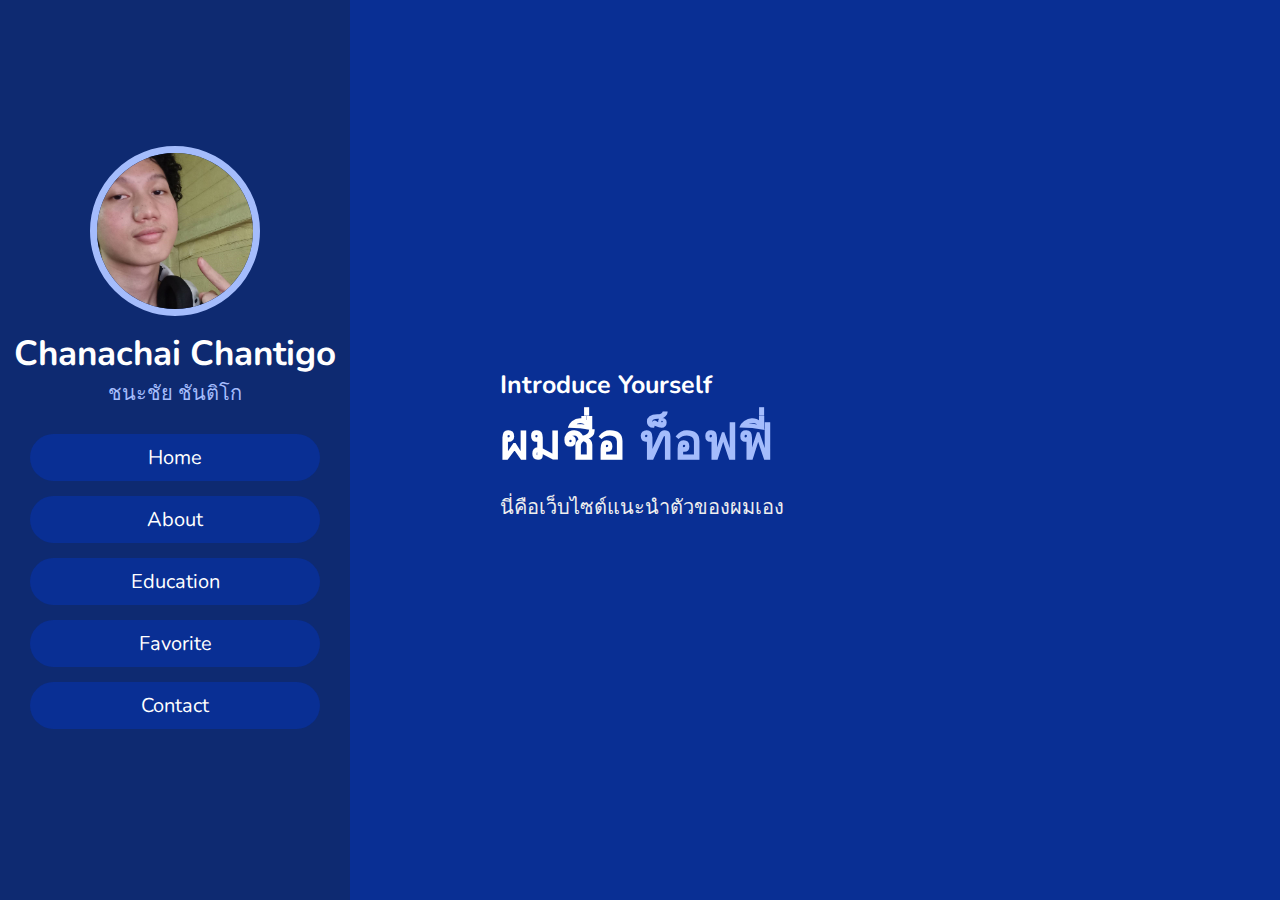
<file: Index.html>
<!DOCTYPE html>
<html lang="en">
<head>
    <meta charset="UTF-8">
    <meta name="viewport" content="width=device-width, initial-scale=1.0">
    <title>Introduce Yourself</title>

    <link rel="stylesheet" href="Styles.css">

</head>
<body>

<header>

    <div class="user">
        <img src="Images/me.jpg" alt="">
        <h3 class="name">Chanachai Chantigo</h3>
        <p class="post">ชนะชัย ชันติโก</p>
    </div>

    <nav class="navbar">
        <ul>
            <li><a href="index.html">Home</a></li>
            <li><a href="about.html">About</a></li>
            <li><a href="education.html">Education</a></li>
            <li><a href="favorite.html">Favorite</a></li>
            <li><a href="contract.html">Contact</a></li>
        </ul>
    </nav>

</header>

<div id="menu" class="fas fa-bars"></div>
<section class="home" id="home">

    <h3>Introduce Yourself</h3>
    <h1>ผมชื่อ <span>ท็อฟฟี่</span></h1>
    <p>นี่คือเว็บไซต์แนะนำตัวของผมเอง
    </p>

</section>
</file>
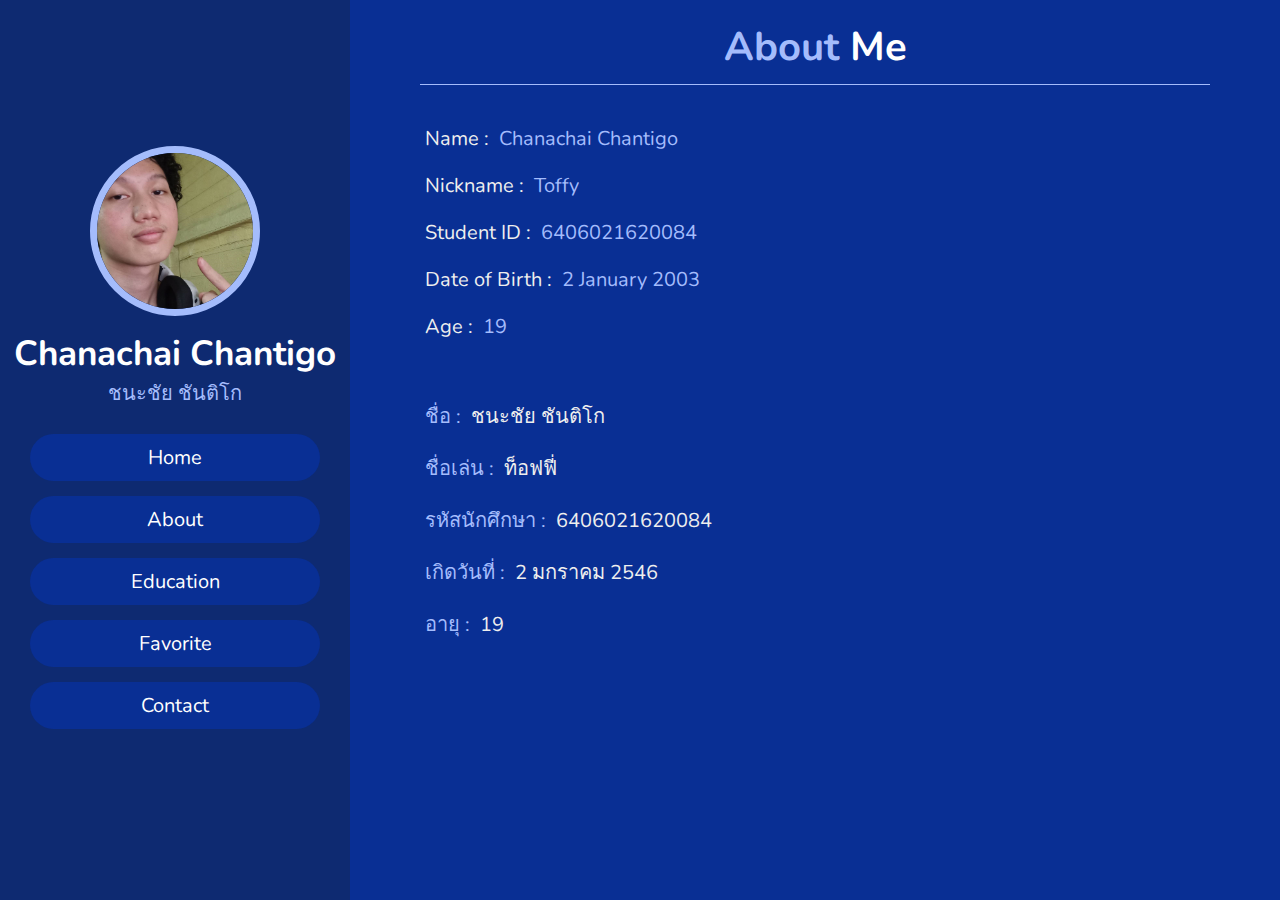
<file: about.html>
<!DOCTYPE html>
<html lang="en">
<head>
    <meta charset="UTF-8">
    <meta name="viewport" content="width=device-width, initial-scale=1.0">
    <title>About Me</title>

    <link rel="stylesheet" href="Styles.css">

</head>
<body>

<header>

    <div class="user">
        <img src="Images/me.jpg" alt="">
        <h3 class="name">Chanachai Chantigo</h3>
        <p class="post">ชนะชัย ชันติโก</p>
    </div>

    <nav class="navbar">
        <ul>
            <li><a href="index.html">Home</a></li>
            <li><a href="about.html">About</a></li>
            <li><a href="education.html">Education</a></li>
            <li><a href="favorite.html">Favorite</a></li>
            <li><a href="contract.html">Contact</a></li>
        </ul>
    </nav>

</header>

<section class="about" id="about">

    <h1 class="heading"> <span>About</span> Me </h1>
    
    <div class="row">
    
        <div class="info">
            <h3> <span> Name : </span> Chanachai Chantigo </h3>
            <h3> <span> Nickname : </span> Toffy </h3>
            <h3> <span> Student ID : </span> 6406021620084 </h3>
            <h3> <span> Date of Birth : </span> 2 January 2003 </h3>
            <h3> <span> Age : </span> 19 </h3>
        </div>

        <div class="info2">
            <h3> <span> ชื่อ : </span> ชนะชัย ชันติโก </h3>
            <h3> <span> ชื่อเล่น : </span> ท็อฟฟี่ </h3>
            <h3> <span> รหัสนักศึกษา : </span> 6406021620084 </h3>
            <h3> <span> เกิดวันที่ : </span> 2 มกราคม 2546 </h3>
            <h3> <span> อายุ : </span> 19 </h3>
        </div>
    
    </div>
    
    </section>
</file>
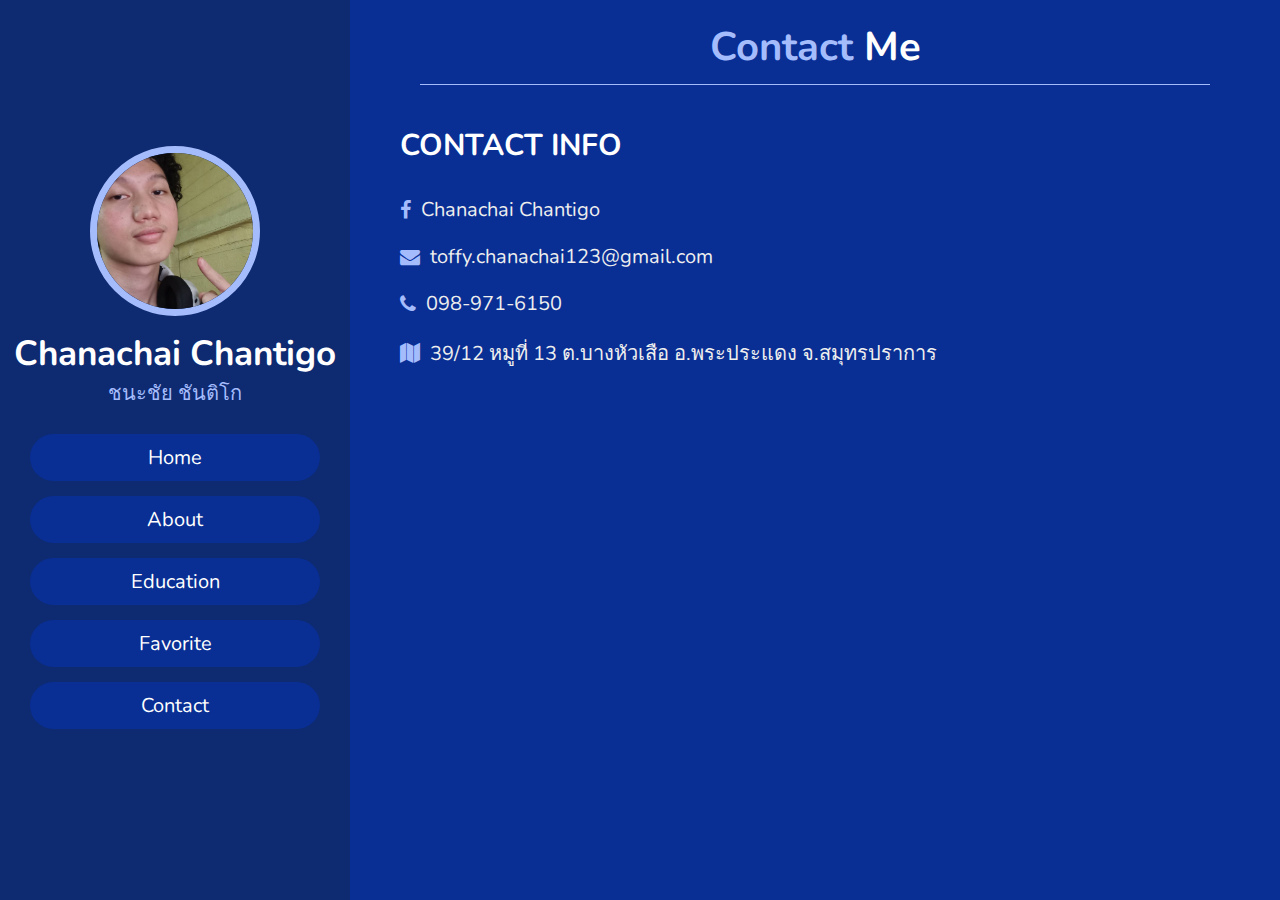
<file: contract.html>
<!DOCTYPE html>
<html lang="en">
<head>
    <meta charset="UTF-8">
    <meta name="viewport" content="width=device-width, initial-scale=1.0">
    <title>Contact Me</title>

    <link rel="stylesheet" href="https://cdnjs.cloudflare.com/ajax/libs/font-awesome/4.7.0/css/font-awesome.min.css">
    <link rel="stylesheet" href="Styles.css">

</head>
<body>

<header>

    <div class="user">
        <img src="Images/me.jpg" alt="">
        <h3 class="name">Chanachai Chantigo</h3>
        <p class="post">ชนะชัย ชันติโก</p>
    </div>

    <nav class="navbar">
        <ul>
            <li><a href="index.html">Home</a></li>
            <li><a href="about.html">About</a></li>
            <li><a href="education.html">Education</a></li>
            <li><a href="favorite.html">Favorite</a></li>
            <li><a href="contract.html">Contact</a></li>
        </ul>
    </nav>

</header>

<section class="contact" id="contact">

    <h1 class="heading"> <span>Contact</span> Me </h1>
    
    <div class="row">
    
        <div class="content">
    
            <h3 class="title">contact info</h3>
    
            <div class="info">
                <h3> <a href="#" class="facebook"></a><i class="fa fa-facebook"></i></a> Chanachai Chantigo </h3>
                <h3> <a href="#" class="mail"></a><i class="fa fa-envelope"></i></a> toffy.chanachai123@gmail.com </h3>
                <h3> <a href="#" class="phone"></a><i class="fa fa-phone"></i></a> 098-971-6150 </h3>
                <h3> <a href="#" class="map"></a><i class="fa fa-map"></i></a> 39/12 หมูที่ 13 ต.บางหัวเสือ อ.พระประแดง จ.สมุทรปราการ </h3>
            </div>
    
        </div>

    </div>
    
</section>
</body>
</html>
</file>
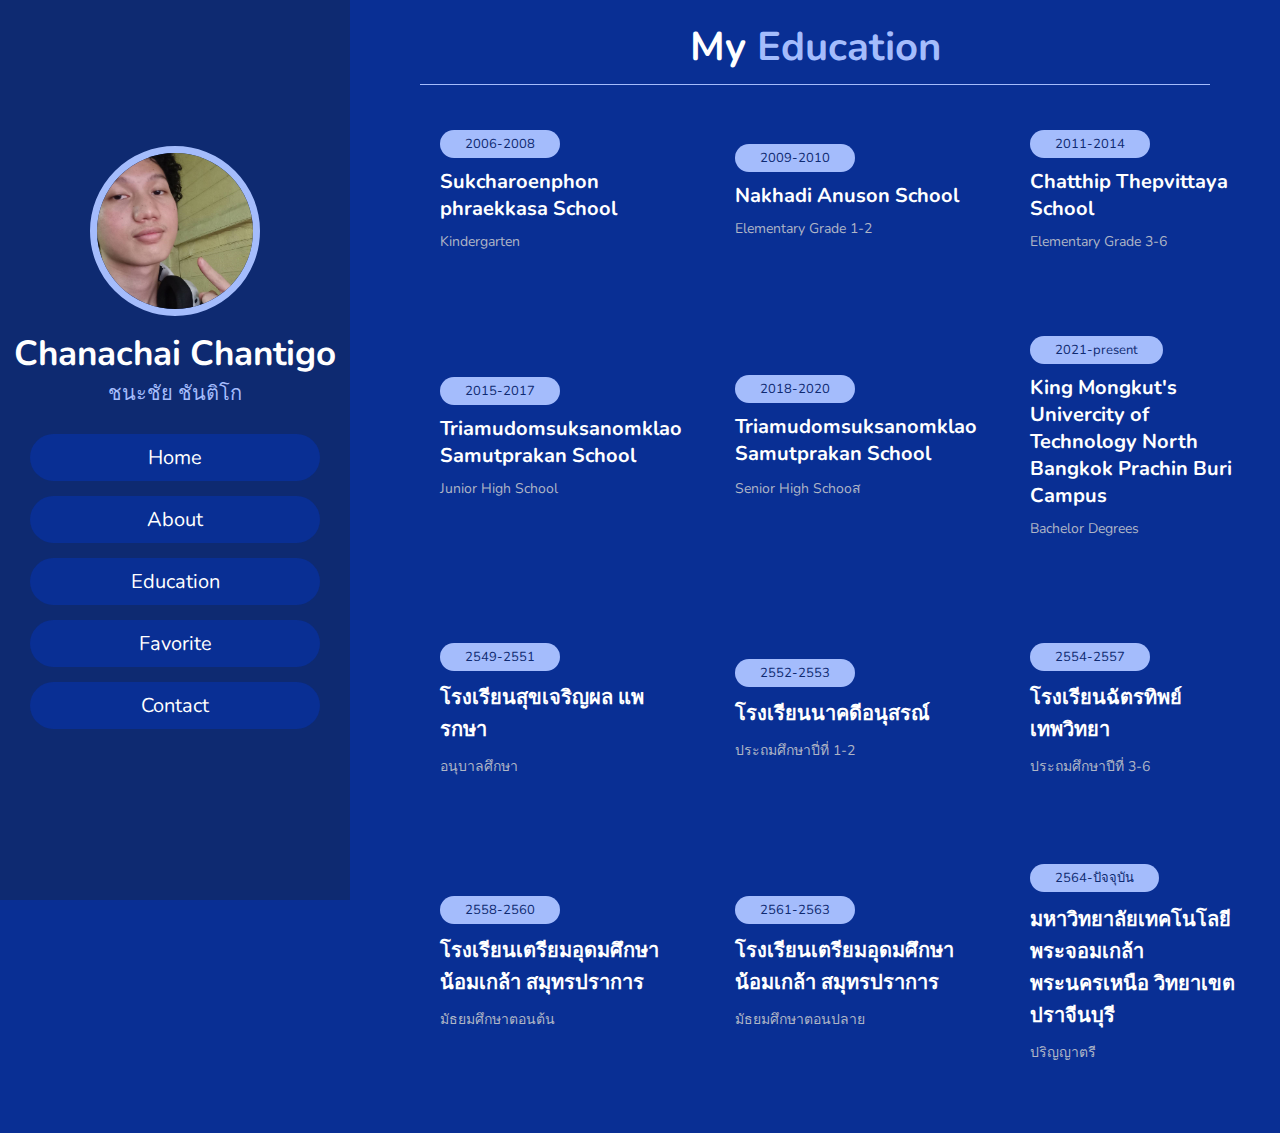
<file: education.html>
<!DOCTYPE html>
<html lang="en">
<head>
    <meta charset="UTF-8">
    <meta name="viewport" content="width=device-width, initial-scale=1.0">
    <title>Education</title>

    <link rel="stylesheet" href="Styles.css">

</head>
<body>

<header>

    <div class="user">
        <img src="Images/me.jpg" alt="">
        <h3 class="name">Chanachai Chantigo</h3>
        <p class="post">ชนะชัย ชันติโก</p>
    </div>

    <nav class="navbar">
        <ul>
            <li><a href="index.html">Home</a></li>
            <li><a href="about.html">About</a></li>
            <li><a href="education.html">Education</a></li>
            <li><a href="favorite.html">Favorite</a></li>
            <li><a href="contract.html">Contact</a></li>
        </ul>
    </nav>

</header>

<section class="education" id="education">

<h1 class="heading"> My <span>Education</span> </h1>

<div class="box-container">

    <div class="box">
        <span>2006-2008</span>
        <h3>Sukcharoenphon phraekkasa School</h3>
        <p>Kindergarten</p>
    </div>

    <div class="box">
        <span>2009-2010</span>
        <h3>Nakhadi Anuson School</h3>
        <p>Elementary Grade 1-2</p>
    </div>

    <div class="box">
        <span>2011-2014</span>
        <h3>Chatthip Thepvittaya School</h3>
        <p>Elementary Grade 3-6</p>
    </div>

    <div class="box">
        <span>2015-2017</span>
        <h3>Triamudomsuksanomklao Samutprakan School</h3>
        <p>Junior High School</p>
    </div>

    <div class="box">
        <span>2018-2020</span>
        <h3>Triamudomsuksanomklao Samutprakan School</h3>
        <p>Senior High Schooส</p>
    </div>

    <div class="box">
        <span>2021-present</span>
        <h3>King Mongkut's Univercity of Technology North Bangkok Prachin Buri Campus</h3>
        <p>Bachelor Degrees</p>
    </div>

</div>

<div class="box-container">
    <div class="box2">
        <span>2549-2551</span>
        <h3>โรงเรียนสุขเจริญผล แพรกษา</h3>
        <p>อนุบาลศึกษา</p>
    </div>

    <div class="box2">
        <span>2552-2553</span>
        <h3>โรงเรียนนาคดีอนุสรณ์</h3>
        <p>ประถมศึกษาปี่ที่ 1-2</p>
    </div>

    <div class="box2">
        <span>2554-2557</span>
        <h3>โรงเรียนฉัตรทิพย์เทพวิทยา</h3>
        <p>ประถมศึกษาปีที่ 3-6</p>
    </div>

    <div class="box2">
        <span>2558-2560</span>
        <h3>โรงเรียนเตรียมอุดมศึกษาน้อมเกล้า สมุทรปราการ</h3>
        <p>มัธยมศึกษาตอนต้น</p>
    </div>

    <div class="box2">
        <span>2561-2563</span>
        <h3>โรงเรียนเตรียมอุดมศึกษาน้อมเกล้า สมุทรปราการ</h3>
        <p>มัธยมศึกษาตอนปลาย</p>
    </div>

    <div class="box2">
        <span>2564-ปัจจุบัน</span>
        <h3> มหาวิทยาลัยเทคโนโลยีพระจอมเกล้าพระนครเหนือ วิทยาเขตปราจีนบุรี</h3>
        <p>ปริญญาตรี</p>
    </div>

</div>

</section>
    
    </section>
</file>
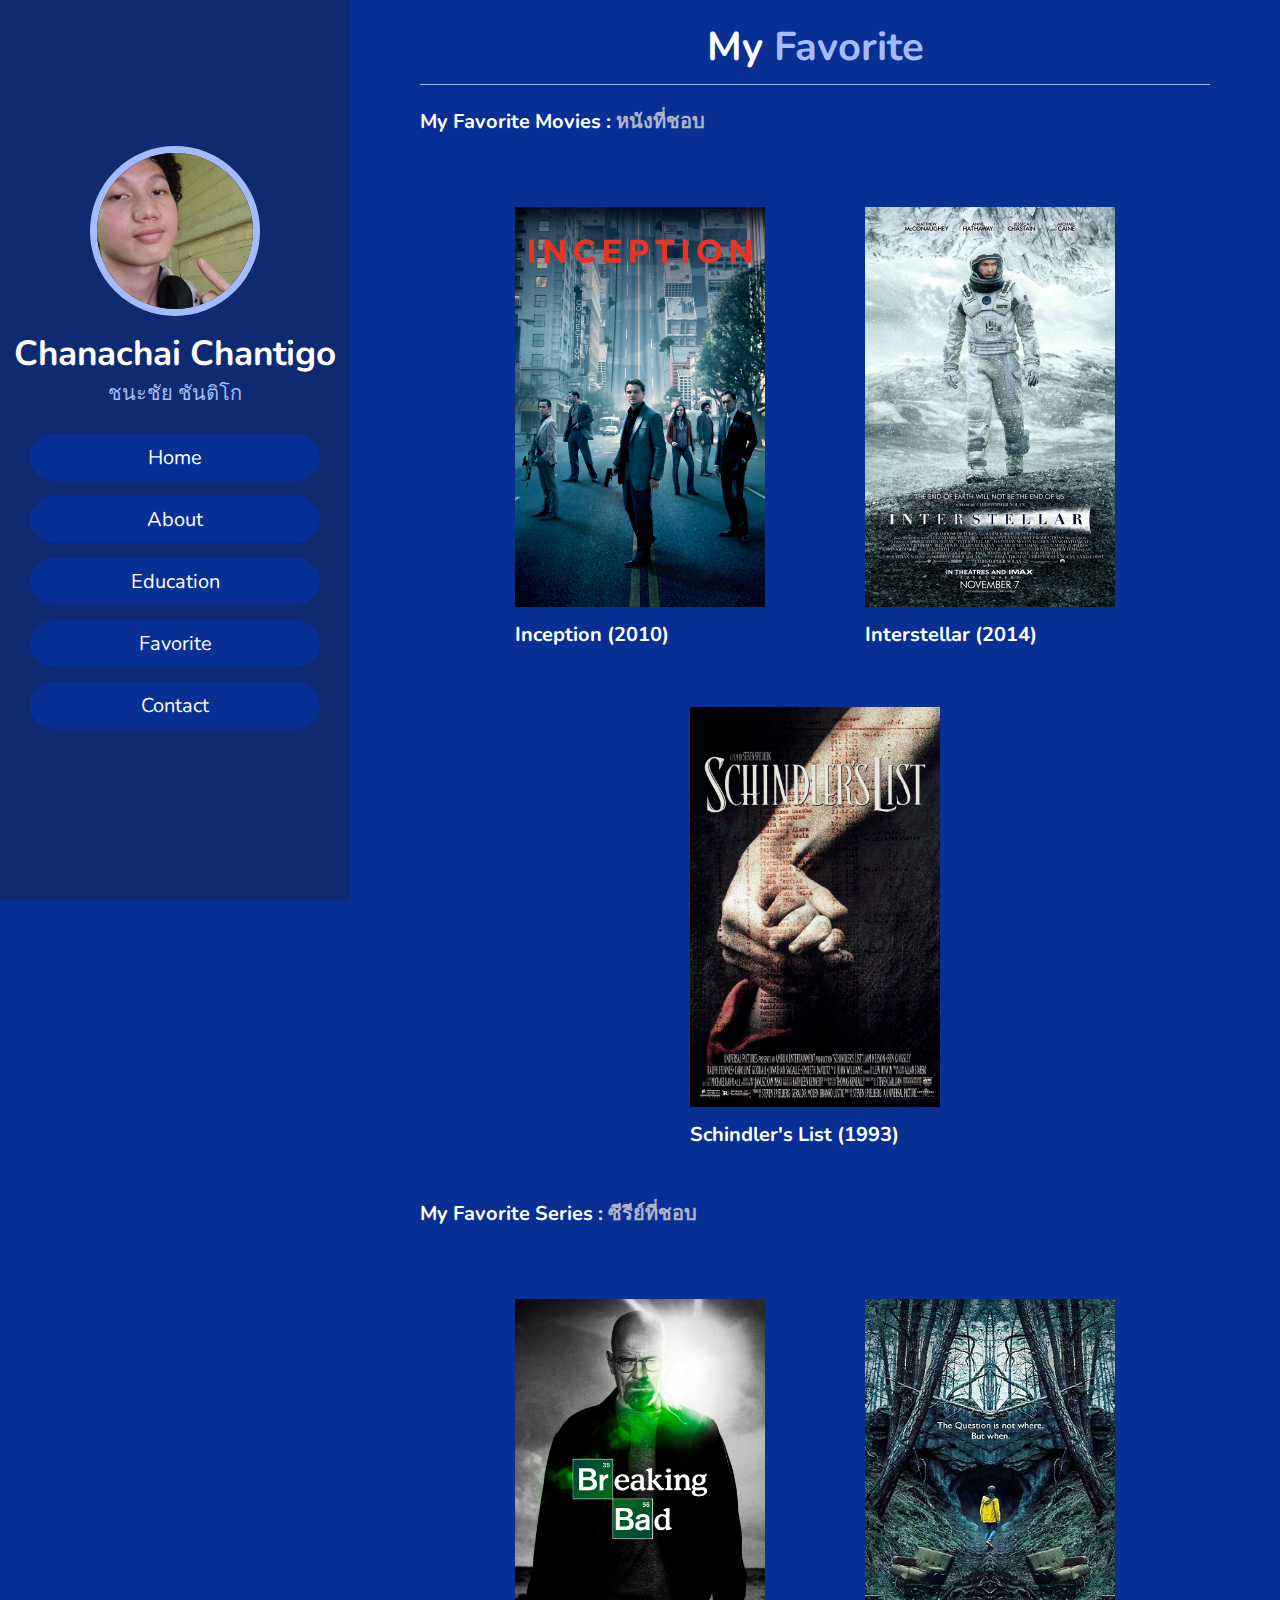
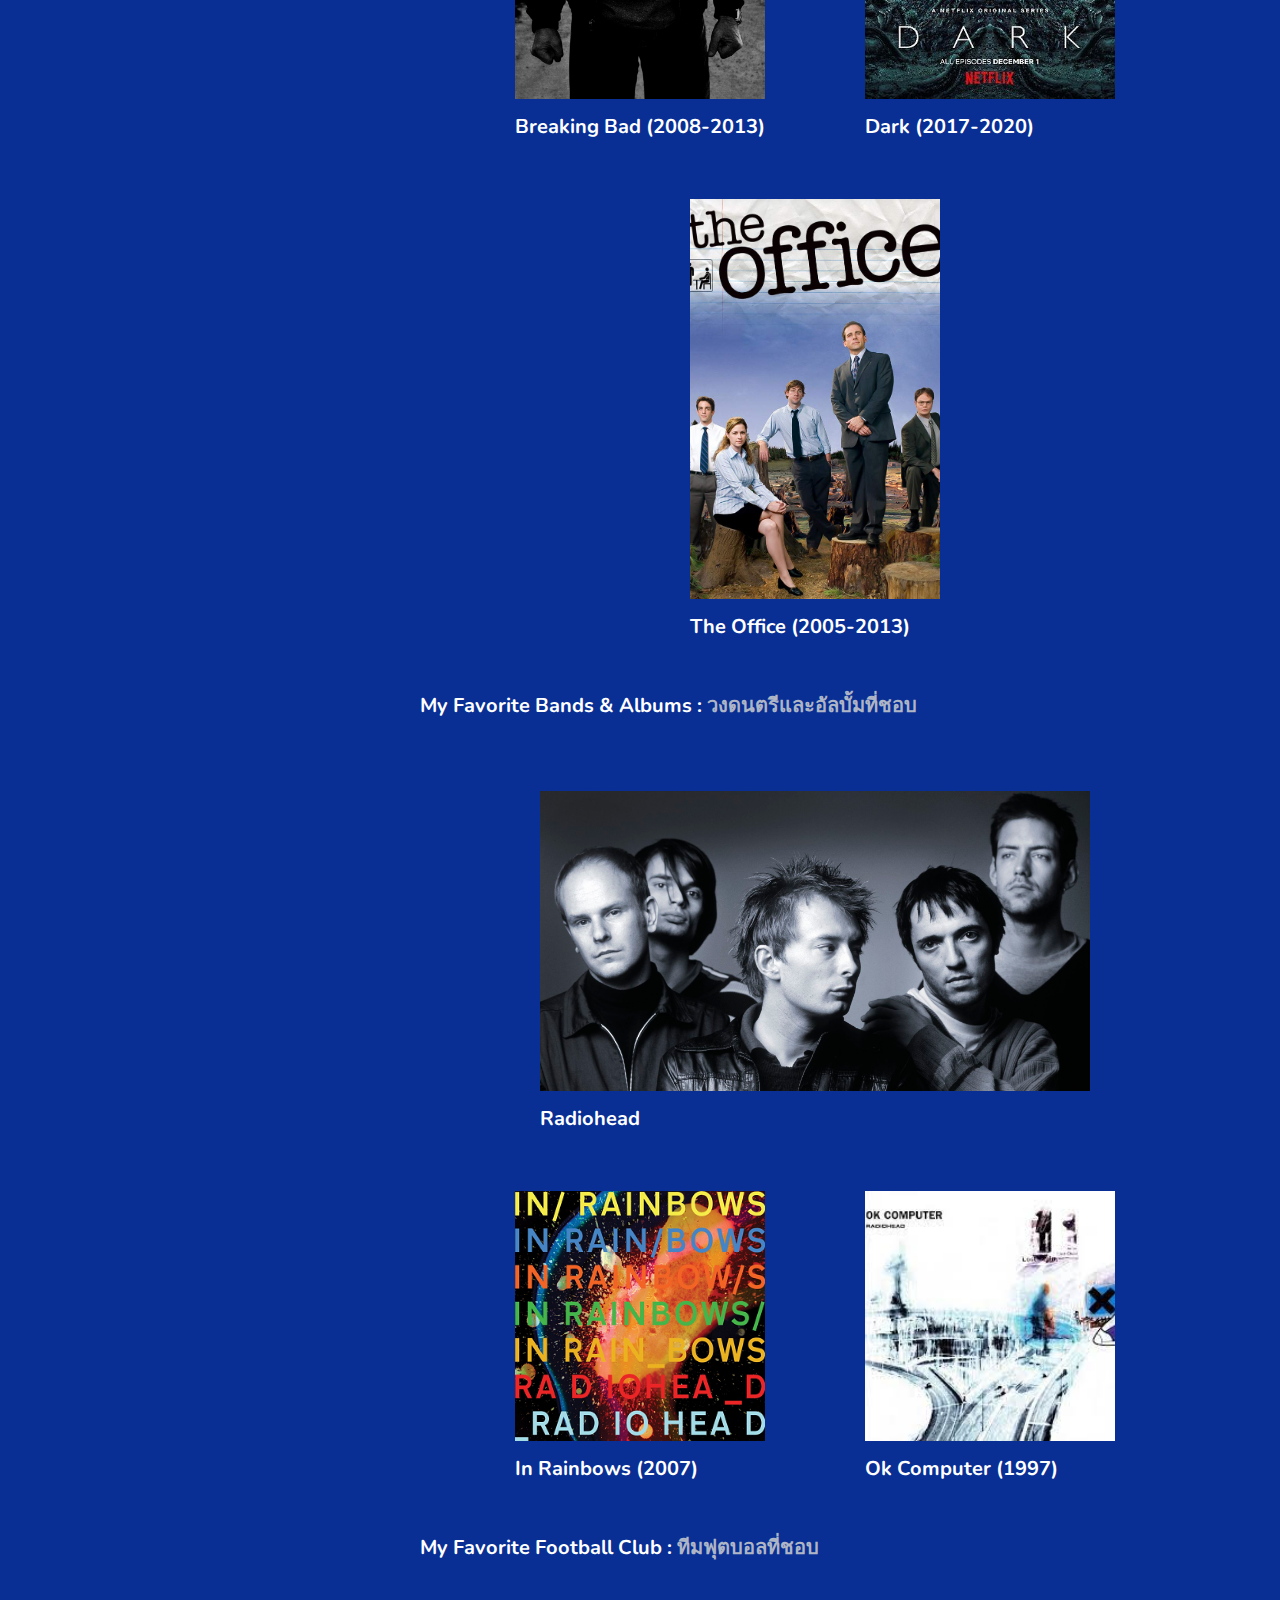
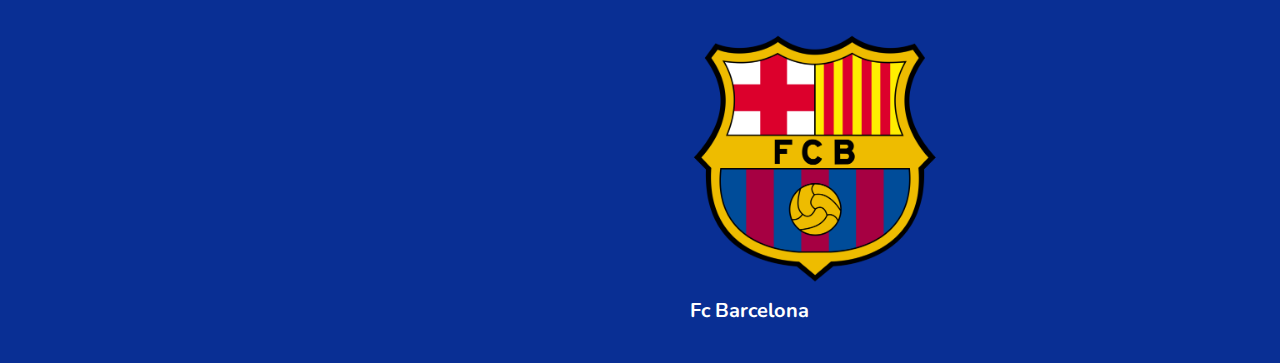
<file: favorite.html>
<!DOCTYPE html>
<html lang="en">
<head>
    <meta charset="UTF-8">
    <meta name="viewport" content="width=device-width, initial-scale=1.0">
    <title>My Favorite</title>

    <link rel="stylesheet" href="Styles.css">

</head>
<body>

<header>

    <div class="user">
        <img src="Images/me.jpg" alt="">
        <h3 class="name">Chanachai Chantigo</h3>
        <p class="post">ชนะชัย ชันติโก</p>
    </div>

    <nav class="navbar">
        <ul>
            <li><a href="index.html">Home</a></li>
            <li><a href="about.html">About</a></li>
            <li><a href="education.html">Education</a></li>
            <li><a href="favorite.html">Favorite</a></li>
            <li><a href="contract.html">Contact</a></li>
        </ul>
    </nav>

</header>

<section class="favorite" id="favorite">

    <h1 class="heading"> My <span> Favorite </span> </h1>
    
    <h4>My Favorite Movies : <span> หนังที่ชอบ </sapn></h4>
    <div class="box-container">
    
        <div class="box">
            
            <img src="Images/inception.jpg" alt="">    
            <h5>Inception (2010)</h5>
        </div>
    
        <div class="box">
            <img src="Images/interstellar.jpg" alt="">
            <h5>Interstellar (2014)</h5>
        </div>
    
        <div class="box">
            <img src="Images/schinlerlist.jpg" alt="">
            <h5>Schindler's List (1993)</h5>
        </div>   
    </div>

    <h4>My Favorite Series : <span> ซีรีย์ที่ชอบ </sapn></h4>
    <div class="box-container">
    
        <div class="box">
            
            <img src="Images/breaking.jpg" alt="">    
            <h5>Breaking Bad (2008-2013)</h5>
        </div>
    
        <div class="box">
            <img src="Images/dark.jpg" alt="">
            <h5>Dark (2017-2020)</h5>
        </div>
    
        <div class="box">
            <img src="Images/theoffice.jpg" alt="">
            <h5>The Office (2005-2013)</h5>
        </div>   
    </div>

    <h4> My Favorite Bands & Albums : <span>วงดนตรีและอัลบั้มที่ชอบ </span></h4>
    <div class="box-container2">
    
        <div class="box">
            
            <img src="Images/radiohead.jpg" alt="">    
            <h5>Radiohead</h5>

        </div>

        <div class="box2">
            
            <img src="Images/Inrainbows.png" alt="">    
            <h5>In Rainbows (2007)</h5>
            
        </div>

        <div class="box2">
            
            <img src="Images/okcomputer.jpg" alt="">    
            <h5>Ok Computer (1997)</h5>
            
        </div>
    </div>

    <h4> My Favorite Football Club : <span>ทีมฟุตบอลที่ชอบ </span></h4>
    <div class="box-container3">
    
        <div class="box">
            
            <img src="Images/FCBarcelona.png" alt="">    
            <h5>Fc Barcelona</h5>

        </div>
    </div>
    
    </section>

</section>
</file>
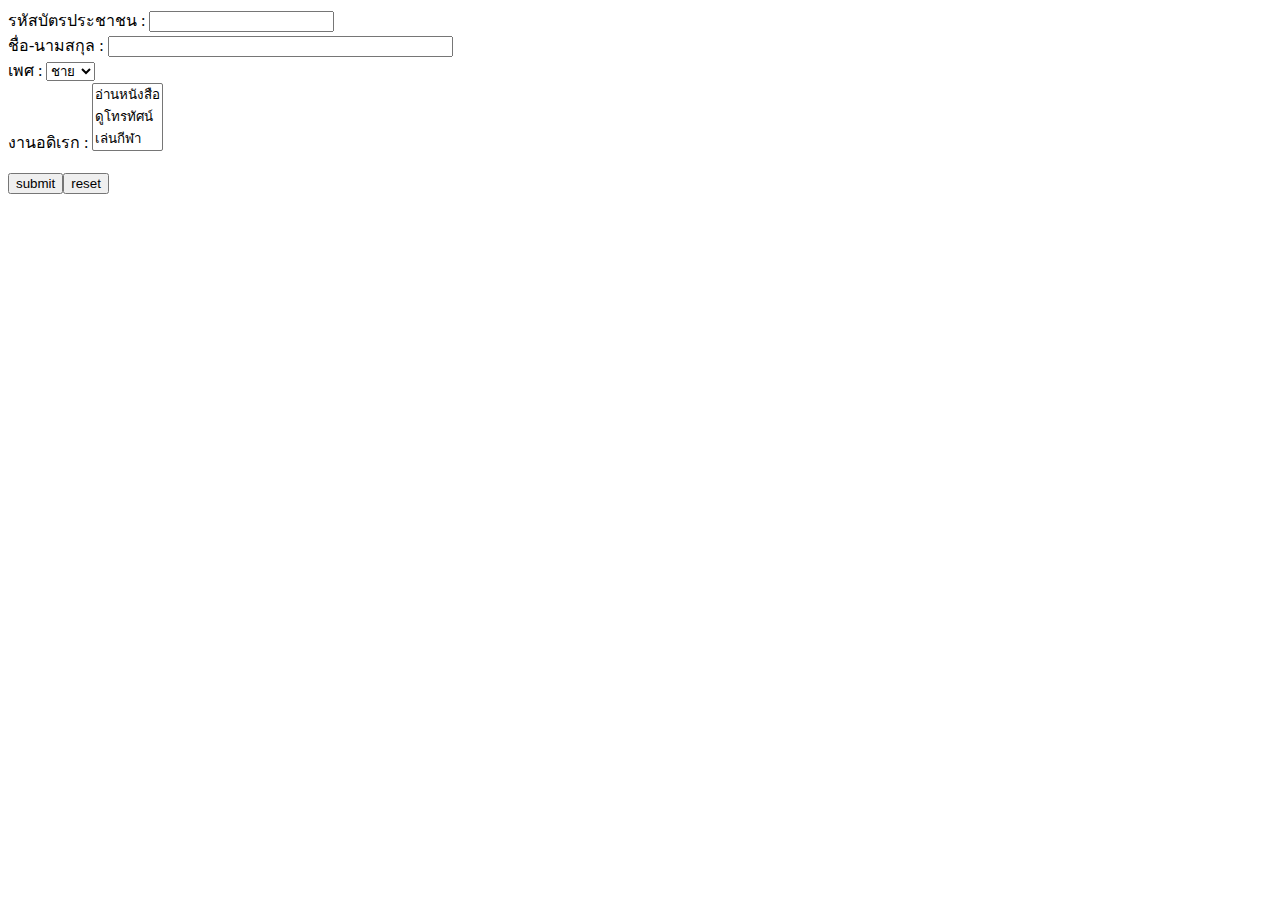
<file: ch 2/Listbox.html>
<!DOCTYPE html PUBLIC "-//W3C//DTD XHTML 1.0 Transitional//EN"
"http://www.w3.org/TR/xhtml1/DTD/xhtml1-transitional.dtd" >
<html>
<head><title> การสร้างฟอร์ม </title></head>
<body>
<form action="" method="post" name="form1" id="form1">
รหัสบัตรประชาชน : <input type="text" name = "id" maxlength="13" /><br />
ชื่อ-นามสกุล : <input type="text" name = "username" size="40" /><br />
เพศ : <select name="sex"><option value = "male"/>ชาย <option  value = "female"/>หญิง</select><br />
งานอดิเรก :
<select name = "hobby" size="3" multiple >
<option value="book" /> อ่านหนังสือ<option value="TV" /> ดูโทรทัศน์<option value="Sport"/ > เล่นกีฬา
</select><br /><br />
<input type="submit" name="submit" value = "submit"/><input type="reset" name="resest" value = "reset"/>
</form></body>
</html>
</file>
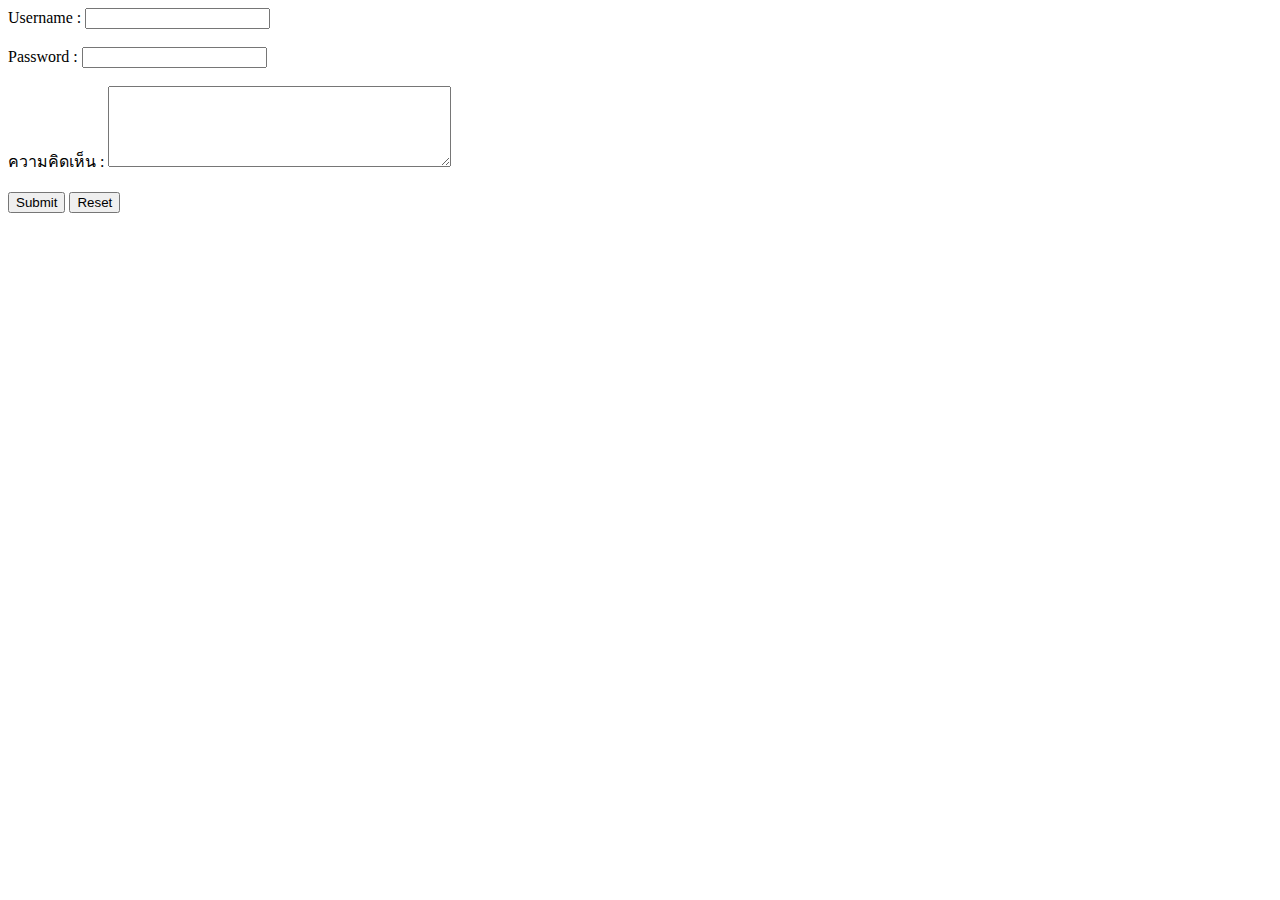
<file: ch 2/TextArea.html>
<html>
<head><title> การสร้างฟอร์ม </title></head>
<body>
<form action="" method="post" name="form1" id="form1">
Username : <input type="text" name="username" maxlength="10" /><br /> <br />
Password : <input type="password" name="pass" maxlength="6" /><br /> <br />
ความคิดเห็น : <textarea cols="40" name="comment" rows="5" ></textarea><br />
<br />
<input type="submit" name="subm" value="Submit" /> <input type="reset" name="res" value="Reset" />
</form>
</body>
</html>
</file>
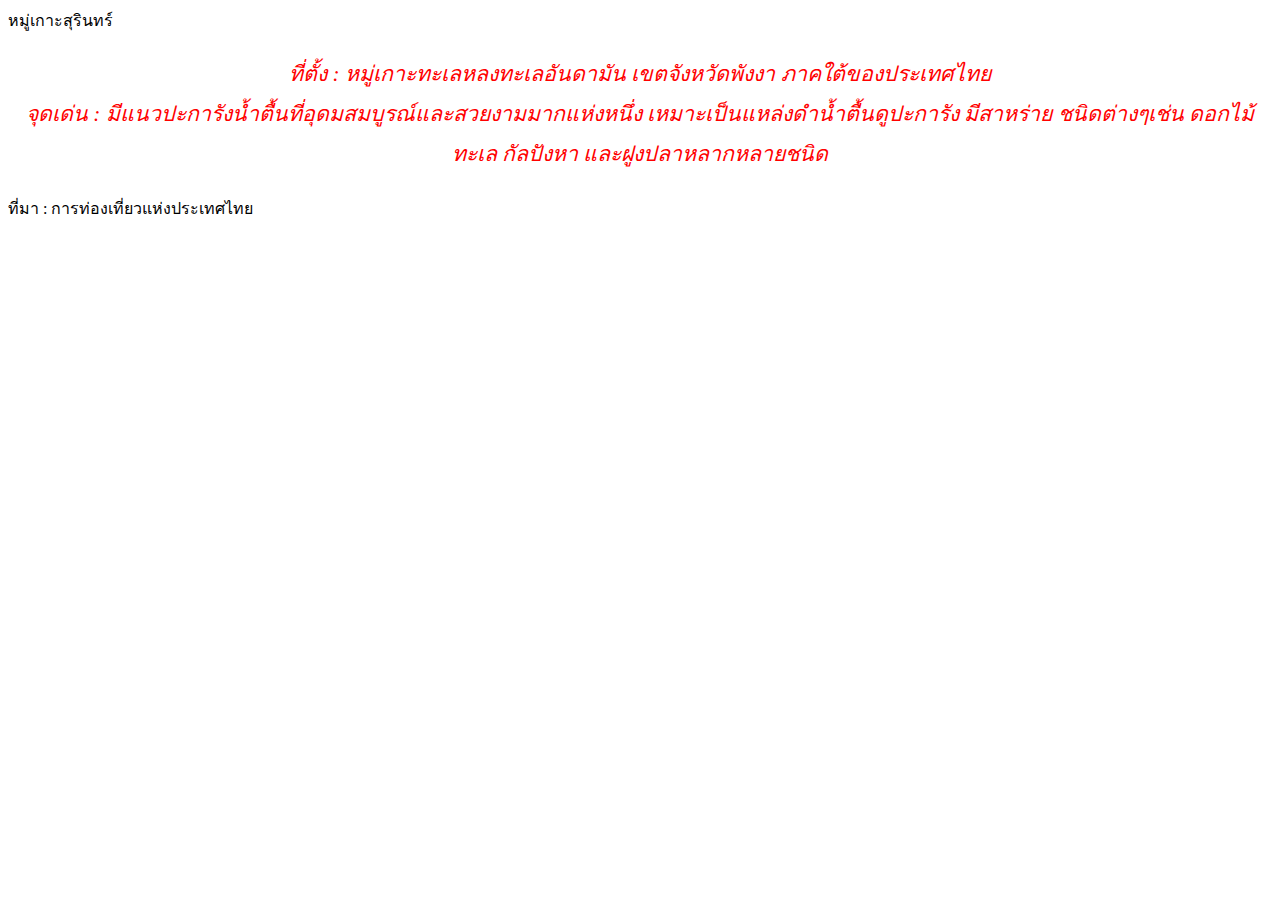
<file: ch 3/test.html>
<html>
<head>
    <meta http-equiv="Content-Type" content="text/html; charset=UTF-8" />
    <title>CSS - Paragraph</title>
    <style type="text/css">
        

            p{
                text-align: center;
                font-style: italic;
                font-family: tahoma;
                font-size: 16pt;
                line-height: 30pt;
                color : red;
            }
    </style>
</head>
<body>
หมู่เกาะสุรินทร์<br />
<p>ที่ตั้ง : หมู่เกาะทะเลหลงทะเลอันดามัน เขตจังหวัดพังงา ภาคใต้ของประเทศไทย<br />
จุดเด่น : มีแนวปะการังน้ำตื้นที่อุดมสมบูรณ์และสวยงามมากแห่งหนึ่ง เหมาะเป็นแหล่งดำน้ำตื้นดูปะการัง มีสาหร่าย
ชนิดต่างๆเช่น ดอกไม้ทะเล กัลปังหา และฝูงปลาหลากหลายชนิด
</p>
ที่มา : การท่องเที่ยวแห่งประเทศไทย
</body>
</html>
</file>
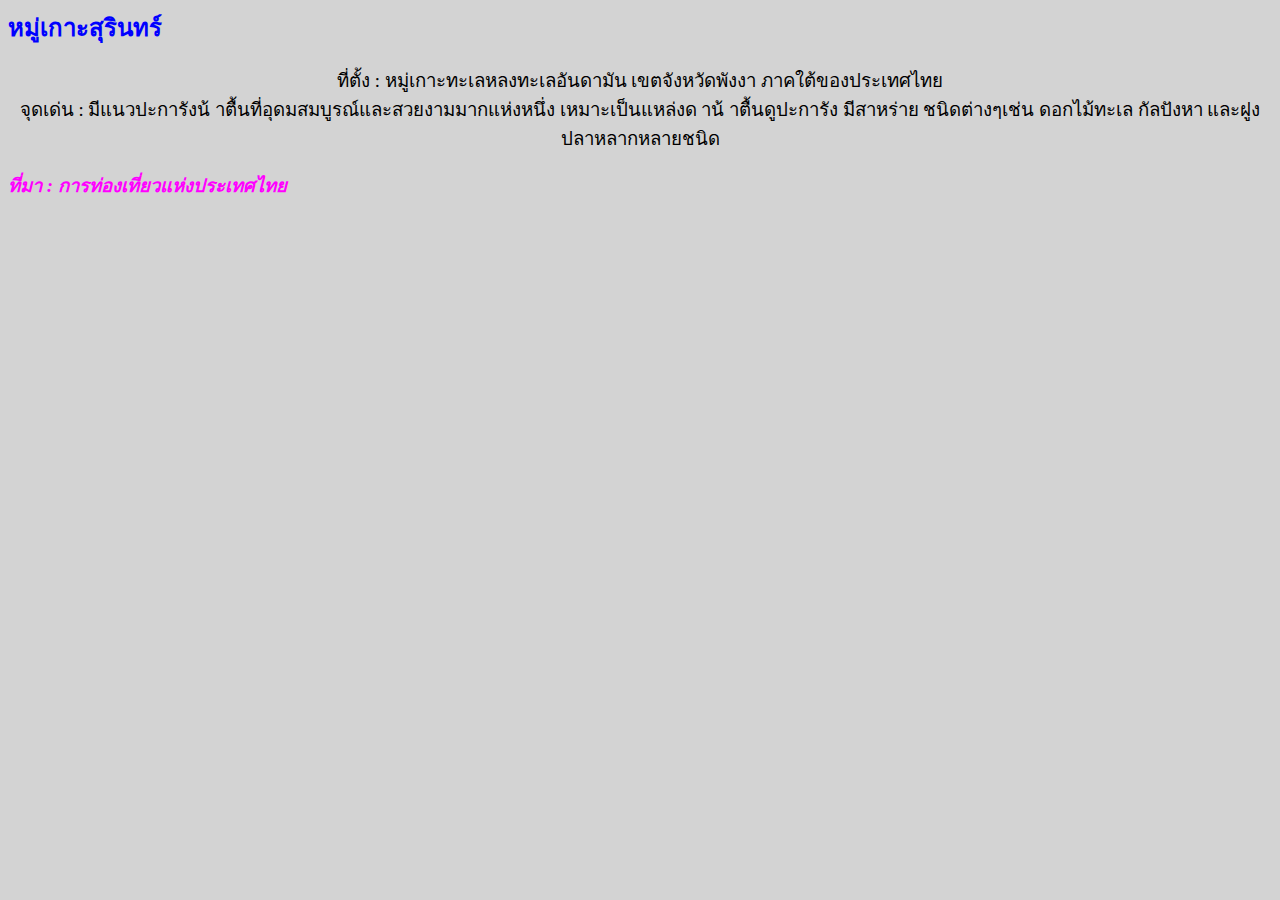
<file: ch 3/testcss.html>
<html>
<head>
    <meta http-equiv="Content-Type" content="text/html; charset=UTF-8" />
    <title>CSS : Internal Style Sheet</title>
    <link rel="stylesheet" type="text/css" href="mystyle.css">
</head>
<body>
    <h1>หมู่เกาะสุรินทร์</h1>
    <p>
    ที่ตั้ง : หมู่เกาะทะเลหลงทะเลอันดามัน เขตจังหวัดพังงา ภาคใต้ของประเทศไทย<br />
    จุดเด่น : มีแนวปะการังน้ าตื้นที่อุดมสมบูรณ์และสวยงามมากแห่งหนึ่ง เหมาะเป็นแหล่งด าน้ าตื้นดูปะการัง มีสาหร่าย
    ชนิดต่างๆเช่น ดอกไม้ทะเล กัลปังหา และฝูงปลาหลากหลายชนิด
    </p>
    <h3>ที่มา : การท่องเที่ยวแห่งประเทศไทย</h4>
</body>
</html>
</file>
<file: Styles.css>
@import url('https://fonts.googleapis.com/css2?family=Nunito:wght@200;300;400;600&display=swap');

:root{
    --skyblue:#a4bcfc;
}

*{
    font-family: 'Nunito', sans-serif;
    margin:0; padding:0;
    box-sizing: border-box;
    text-decoration: none;
    outline: none; border:none;
    transition: all .2s linear;
}

*::selection{
    background:var(--skyblue);
    color:#06283D;
}

html{
    font-size: 62.5%;
    overflow-x: hidden;
}

body{
    background:#092f94;
    overflow-x: hidden;
    padding-left: 35rem;
}

section{
    min-height: 100vh;
    padding:1rem;
}

.btn{
    padding:.7rem 3rem;
    background:#a4bcfc;
    color:#fff;
    cursor: pointer;
    margin-top: 1rem;
    font-size: 2rem;
    border-radius: 5rem;
}

.btn i{
    padding:0 .5rem;
    font-size: 1.8rem;
}

.btn:hover{
    background:var(--skyblue);
}

.heading{
    text-align: center;
    margin:0 6rem;
    font-size: 4rem;
    padding:1rem;
    border-bottom: .1rem solid #a4bcfc;
    color:#fff;
}

.heading span{
    color:var(--skyblue);
}

header{
    position: fixed;
    top:0; left:0;
    z-index: 1000;
    height:100%;
    width:35rem;
    background:#0e2a71;
    display: flex;
    align-items: center;
    justify-content: center;
    flex-flow: column;
    text-align: center;
}

header .user img{
    height:17rem;
    width:17rem;
    border-radius: 50%;
    object-fit: cover;
    margin-bottom: 1rem;
    border:.7rem solid var(--skyblue);
}

header .user .name{
    font-size: 3.5rem;
    color:#fff;
}

header .user .post{
    font-size: 2rem;
    color:#a4bcfc;
}

header .navbar{
    width:100%;
}

header .navbar ul{
    list-style: none;
    padding:1rem 3rem;
}


header .navbar ul li a{
    display: block;
    padding:1rem;
    margin:1.5rem 0;
    background:#092f94;
    color:#fff;
    font-size: 2rem;
    border-radius: 5rem;
}

header .navbar ul li a:hover{
    background:var(--skyblue);
}

#menu{
    position: fixed;
    top:2rem; right:2rem;
    background:wheat;
    color:#fff;
    cursor: pointer;
    font-size: 2.5rem;
    padding:1rem 1.5rem;
    z-index: 1000;
    display: none;
}

.home{
    display: flex;
    justify-content: center;
    flex-flow: column;
    padding:0 15rem;
}

.home h3{
    font-size: 2.5rem;
    color:#fff;
}

.home h1{
    font-size:5rem;
    color:#fff;
}

.home h1 span{
    color:var(--skyblue);
}

.home p{
    font-size:2rem;
    color:#eee;
    padding: 1rem 0;
}

.about .row{
    display: flex;
    align-items: center;
    justify-content: center;
    flex-wrap: wrap;
    padding:1rem 0;
}

.about .row .info{
    flex:1 1 48rem;
    padding:2rem 1rem;
    padding-left: 6rem;
}

.about .row .info h3{
    font-size: 2rem;
    color:var(--skyblue);
    padding:1rem 0;
    font-weight: normal;
}

.about .row .info h3 span{
    color:#eee;
    padding:0 .5rem;
}

.about .row .info2{
  flex:1 1 48rem;
  padding:2rem 1rem;
  padding-left: 6rem;
}

.about .row .info2 h3{
  font-size: 2rem;
  color:#eee;
  padding:1rem 0;
  font-weight: normal;
}

.about .row .info2 h3 span{
  
  color:var(--skyblue);
  padding:0 .5rem;
}

.education .box-container{
    display: flex;
    align-items: center;
    justify-content: space-between;
    flex-wrap: wrap;
    padding:1rem 0;
    padding-left: 3rem;
}

.education .box-container .box{
    width:27rem;
    margin:4rem 1rem;
    padding-left: 4rem;
    position: relative;
}

.education .box-container .box span{
    font-size: 1.3rem;
    background:#a4bcfc;
    color:#0e2a71;
    border-radius: 5rem;
    padding:.5rem 2.5rem;
}

.education .box-container .box h3{
    font-size: 2rem;
    color:#fff;
    padding-top: 1.5rem;
}

.education .box-container .box p{
    font-size: 1.4rem;
    color:#aeb5c6;
    padding: 1rem 0;
}

.education .box-container .box2{
  width:27rem;
  margin:4rem 1rem;
  padding-left: 4rem;
  position: relative;
}

.education .box-container .box2 span{
  font-size: 1.3rem;
  background:#a4bcfc;
  color:#0e2a71;
  border-radius: 5rem;
  padding:.5rem 2.5rem;
}

.education .box-container .box2 h3{
  font-size: 2rem;
  color:#fff;
  padding-top: 1.5rem;
}

.education .box-container .box2 p{
  font-size: 1.4rem;
  color:#aeb5c6;
  padding: 1rem 0;
}

.favorite .box-container{
  display: flex;
  justify-content: center;
  flex-wrap: wrap;
  padding:2rem 0;
}

.favorite h4{
  font-size: 2rem;
  color:#fff;
  padding-top: 2rem;
  padding-left: 6rem;
}

.favorite h4 span{
  font-size: 2rem;
  color:#aeb5c6;
}

.favorite .box-container .box{
  height: 40rem;
  width: 25rem;
  margin: 5rem;
  cursor: pointer;
}

.favorite .box-container .box img{
  height: 100%;
  width: 100%;
  object-fit: cover;
}

.favorite .box-container .box h5{
  font-size: 2rem;
  color:#fff;
  padding: 1rem 0;
}

.favorite .box-container2{
  display: flex;
  justify-content: center;
  flex-wrap: wrap;
  padding:2rem 0;
}

.favorite .box-container2 .box{
  height: 30rem;
  width: 55rem;
  margin: 5rem;
  cursor: pointer;
}

.favorite .box-container2 .box img{
  height: 100%;
  width: 100%;
  object-fit: cover;
}

.favorite .box-container2 .box h5{
  font-size: 2rem;
  color:#fff;
  padding: 1rem 0;
}

.favorite .box-container2 .box2{
  height: 25rem;
  width: 25rem;
  margin: 5rem;
  cursor: pointer;
}

.favorite .box-container2 .box2 img{
  height: 100%;
  width: 100%;
  object-fit: cover;
}

.favorite .box-container2 .box2 h5{
  font-size: 2rem;
  color:#fff;
  padding: 1rem 0;
}

.favorite .box-container3{
  display: flex;
  justify-content: center;
  flex-wrap: wrap;
  padding: 2rem 0;
}

.favorite .box-container3 .box{
  height: 25rem;
  width: 25rem;
  margin: 5rem;
  cursor: pointer;
}

.favorite .box-container3 .box img{
  height: 100%;
  width: 100%;
  object-fit: cover;
}

.favorite .box-container3 .box h5{
  font-size: 2rem;
  color:#fff;
  padding: 1rem 0;
}

.contact .row{
    display: flex;
    align-items: center;
    justify-content: center;
    flex-wrap: wrap;
}

.contact .row .content{
    flex:1 1 30rem;
    padding:4rem;
    padding-bottom: 0;
}

.contact .row form{
    flex:1 1 45rem;
    padding:2rem;
    margin:2rem;
    margin-bottom: 4rem;
}

.contact .row form .box{
    padding:1.5rem;
    margin:1rem 0;
    background:#092f94;
    color:#fff;
    text-transform: none;
    font-size: 1.7rem;
    width:100%;
}

.contact .row form .box::placeholder{
    text-transform: capitalize;
}

.contact .row form .message{
    height: 15rem;
    resize: none;
}

.contact .row .content .title{
    text-transform: uppercase;
    color:#fff;
    font-size: 3rem;
    padding-bottom: 2rem;
}

.contact .row .content .info h3{
    display: flex;
    align-items: center;
    font-size: 2rem;
    color:#eee;
    padding:1rem 0;
    font-weight: normal;
}

.contact .row .content .info h3 i{
    padding-right: 1rem;
    color:var(--skyblue);
}
</file>
<file: ch 3/mystyle.css>
body {
    background: LightGray;
    color: black;
    }
    h1 {
    text-align: left;
    font-size: 18pt;
    font-style: normal;
    color: blue;
    }
    h3 {
    text-align: left;
    font-size: 14pt;
    font-style: italic;
    color: magenta;
    }
    p {
    text-align: center;
    font-style: normal;
    font-family: Cordia New;
    font-size: 14pt;
}
</file>
